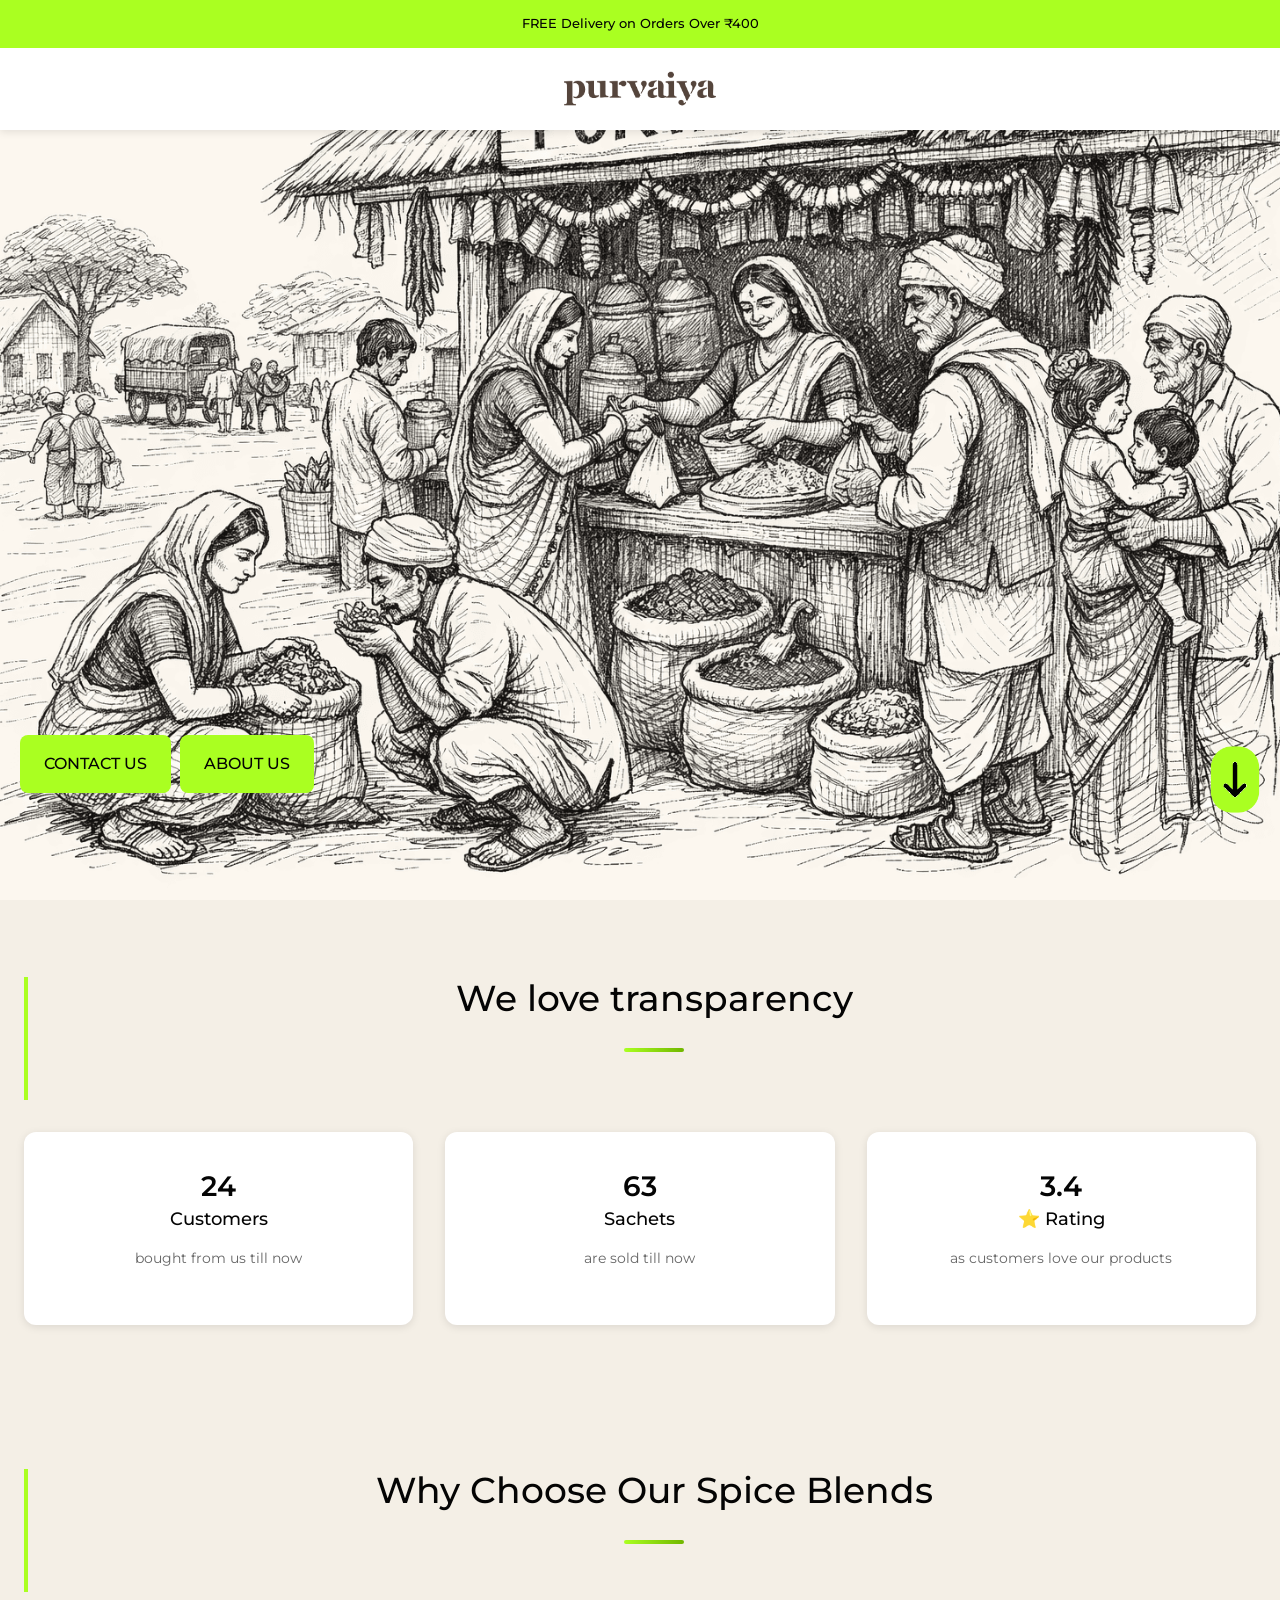
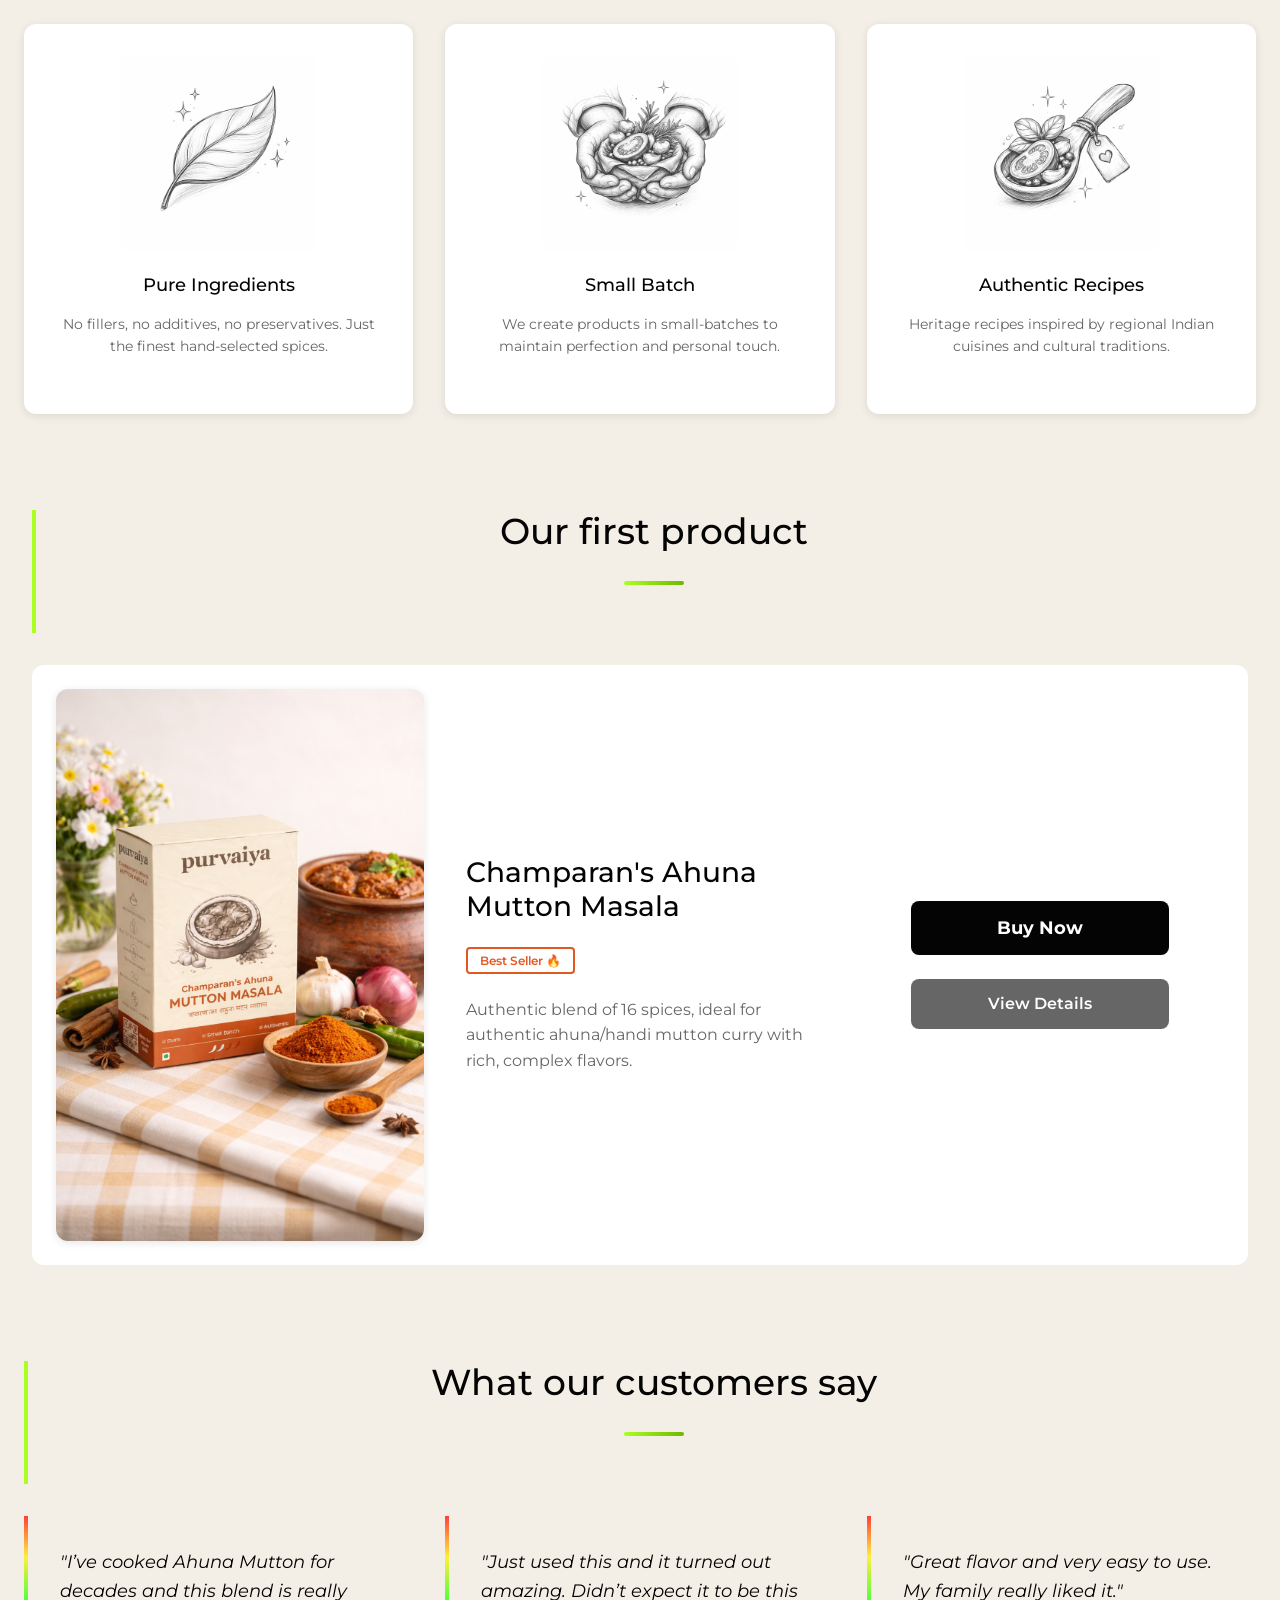
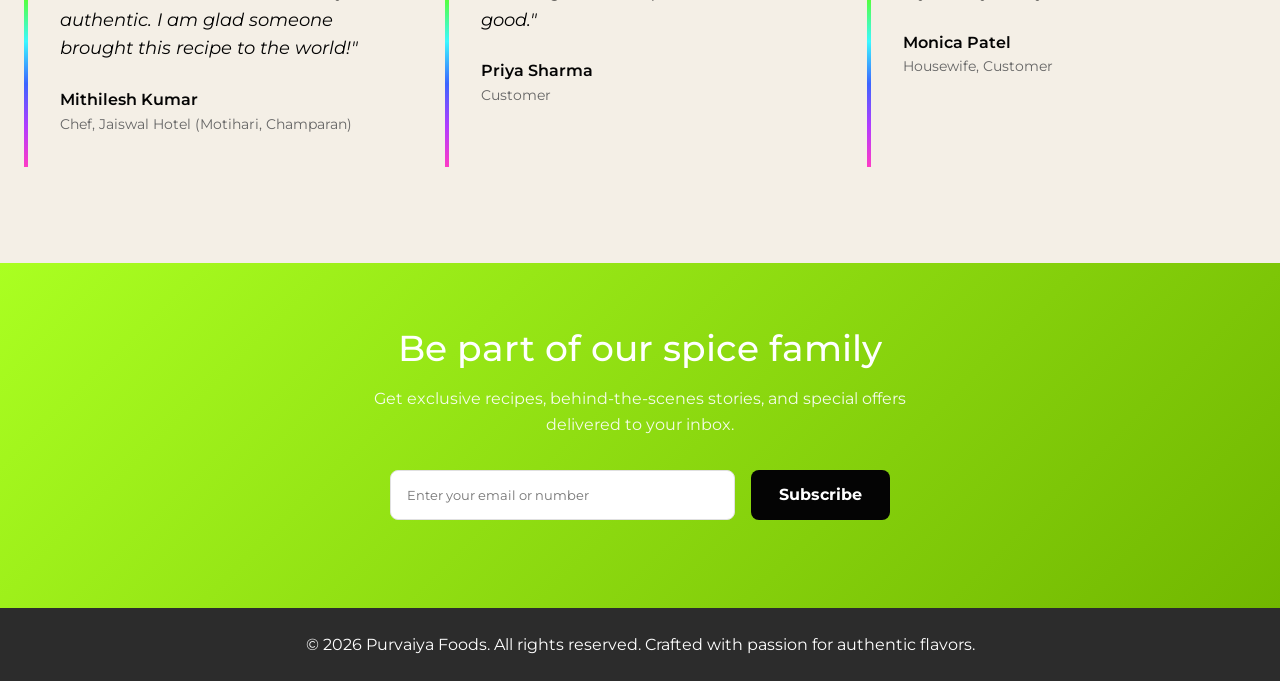
<file: index.html>
<!DOCTYPE html>
<html lang="en">
<head>
    <meta charset="UTF-8">
    <meta name="viewport" content="width=device-width, initial-scale=1.0">
    <title>Purvaiya Foods</title>
    <meta name="description" content="Discover authentic, artisanal spice blends crafted with premium ingredients. From signature masalas to regional collections.">
    <link rel="stylesheet" href="assets/css/main.css">
    <style>
        @import url('https://fonts.googleapis.com/css2?family=DM+Sans:ital,opsz,wght@0,9..40,100..1000;1,9..40,100..1000&family=Montserrat:ital,wght@0,100..900;1,100..900&display=swap');
    </style>
</head>
<body>
    <!-- Loading Screen -->
    <div id="loader" class="loader-container">
        <div class="loader"></div>
        <p>Loading...</p>
    </div>

    <!-- Header & Navigation -->
    <header>
        <h5 class="header-notification">
            FREE Delivery on Orders Over ₹400
        </h5>
        <img class="logo" src="assets/images/logo.png" alt="Purvaiya Foods Logo">
    </header>

    <main>
        <!-- Hero Section -->
        <section class="hero">
            <img src="assets/images/scroll-bar.png" alt="Scroll bar" class="hero-image">
            <div>
                <span class="hero-link" onclick="window.location.href='pages/about.html'">ABOUT US</span>
                <span class="hero-link" onclick="window.location.href='pages/contact.html'">CONTACT US</span>
            </div>
        </section>

        <!-- Benefits/Philosophy Preview -->
        <section id="philosophy">
            <div class="section-title">
                <h2>We love transparency</h2>
            </div>
            
            <div class="grid grid-3" style="margin-bottom: var(--spacing-sm);">
                <div class="feature-box card">
                    <div class="icon-count" data-target="32" data-type="number">0</div>
                    <h4>Customers</h4>
                    <p>bought from us till now</p>
                </div>
            
                <div class="feature-box card">
                    <div class="icon-count" data-target="81" data-type="number">0</div>
                    <h4>Sachets</h4>
                    <p>are sold till now</p>
                </div>
            
                <div class="feature-box card">
                    <div class="icon-count" data-target="4.3" data-type="decimal">0</div>
                    <h4>⭐ Rating</h4>
                    <p>as customers love our products</p>
                </div>
            </div>
        </section>

        <section id="philosophy2">
            <div class="section-title">
                <h2>Why Choose Our Spice Blends</h2>
            </div>

            <div class="grid grid-3">
                <div class="feature-box card">
                    <img class="icon" src="assets/images/pure.png" alt="Pure Ingredients Icon"/>
                    <h4>Pure Ingredients</h4>
                    <p>No fillers, no additives, no preservatives. Just the finest hand-selected spices.</p>
                </div>
        
                <div class="feature-box card">
                    <img class="icon" src="assets/images/smallbatch.png" alt="Artisanal Craftsmanship Icon"/>
                    <h4>Small Batch</h4>
                    <p>We create products in small-batches to maintain perfection and personal touch.</p>
                </div>
        
                <div class="feature-box card">
                    <img class="icon" src="assets/images/authentic.png" alt="Authentic Recipes Icon"/>
                    <h4>Authentic Recipes</h4>
                    <p>Heritage recipes inspired by regional Indian cuisines and cultural traditions.</p>
                </div>
            </div>
        </section>

        <!-- Featured Spice -->
        <section style="border-radius: 12px; padding: var(--spacing-lg);">
            <div class="section-title">
                <h2>Our first product</h2>
            </div>
            
            <div class="grid grid-3" style="border-radius: var(--border-radius-lg); background-color: var(--white); align-items: center; padding: var(--spacing-md);">
                <!-- Image Section -->
                <div>
                    <img src="assets/images/ahunamutton1.png" alt="Ahuna Mutton Masala" style="width: 100%; border-radius: var(--border-radius-lg); box-shadow: var(--shadow-light);">
                </div>
                
                <!-- Content Section -->
                <div style="padding-left: 10px;">
                    <h3 style="color: var(--text-dark); margin-bottom: var(--spacing-md); margin-top: var(--spacing-md);">Champaran's Ahuna Mutton Masala</h3>
                    <span class="badge-primary">Best Seller 🔥</span>
                    <p style="color: var(--text-light); margin-bottom: var(--spacing-md); margin-top: var(--spacing-md);">Authentic blend of 16 spices, ideal for authentic ahuna/handi mutton curry with rich, complex flavors.</p>
                    
                </div>
                
                <!-- Button Section -->
                <div style="display: flex; flex-direction: column; gap: var(--spacing-md); justify-content: center; align-items: center; height: 100%;">
                    <button onclick="window.open('https://wa.me/919934288143?text=Hello%21%20I%E2%80%99d%20like%20to%20order%20Ahuna%20Mutton%20Masala.%20Please%20let%20me%20know%20how%20I%20can%20proceed.', '_blank')"  class="btn btn-primary btn-lg" style="width: 70%;">Buy Now</button>
                    <a href="pages/ahunamuttonmasala.html" style="width: 70%;" class="btn btn-secondary">View Details</a>
                </div>
            </div>
        </section>

        <!-- Testimonials -->
        <section>
            <div class="section-title">
                <h2>What our customers say</h2>
            </div>
            
            <div class="grid grid-3">
                <div class="testimonial">
                    <div class="quote">"I’ve cooked Ahuna Mutton for decades and this blend is really authentic. I am glad someone brought this recipe to the world!"</div>
                    <div class="author">Mithilesh Kumar</div>
                    <div class="role">Chef, Jaiswal Hotel (Motihari, Champaran)</div>
                </div>
                
                <div class="testimonial">
                    <div class="quote">"Just used this and it turned out amazing. Didn’t expect it to be this good."</div>
                    <div class="author">Priya Sharma</div>
                    <div class="role">Customer</div>
                </div>
                
                <div class="testimonial">
                    <div class="quote">"Great flavor and very easy to use. My family really liked it."</div>
                    <div class="author">Monica Patel</div>
                    <div class="role">Housewife, Customer</div>
                </div>
            </div>
        </section>

        <!-- Newsletter Signup -->
        <section style="background: linear-gradient(135deg, var(--primary-color), var(--secondary-color)); color: white; text-align: center;">
            <h2 style="color: var(--white); margin-bottom: 1rem;">Be part of our spice family</h2>
            <p style="color: rgba(255,255,255,0.9); margin-bottom: 2rem; max-width: 600px; margin-left: auto; margin-right: auto;">Get exclusive recipes, behind-the-scenes stories, and special offers delivered to your inbox.</p>
            
            <form action="https://formspree.io/f/xpqyeqvw" method="POST" style="max-width: 500px; margin: 0 auto;">
                <div style="display: flex; gap: 1rem;">
                        <input type="email" name="email" placeholder="Enter your email or number" required
                            style="flex: 1; background: var(--white); color: var(--text-dark); font-size: small;">
                    <button style="margin-bottom: var(--spacing-md);" type="submit" class="btn btn-primary">Subscribe</button>
                </div>
            </form>
        </section>
    </main>

    <!-- Footer -->
    <footer>
        <div class="footer-content">
            <p>&copy; 2026 Purvaiya Foods. All rights reserved. Crafted with passion for authentic flavors.</p>
        </div>
    </footer>

    <script src="assets/js/main.js"></script>
</body>
</html>
</file>
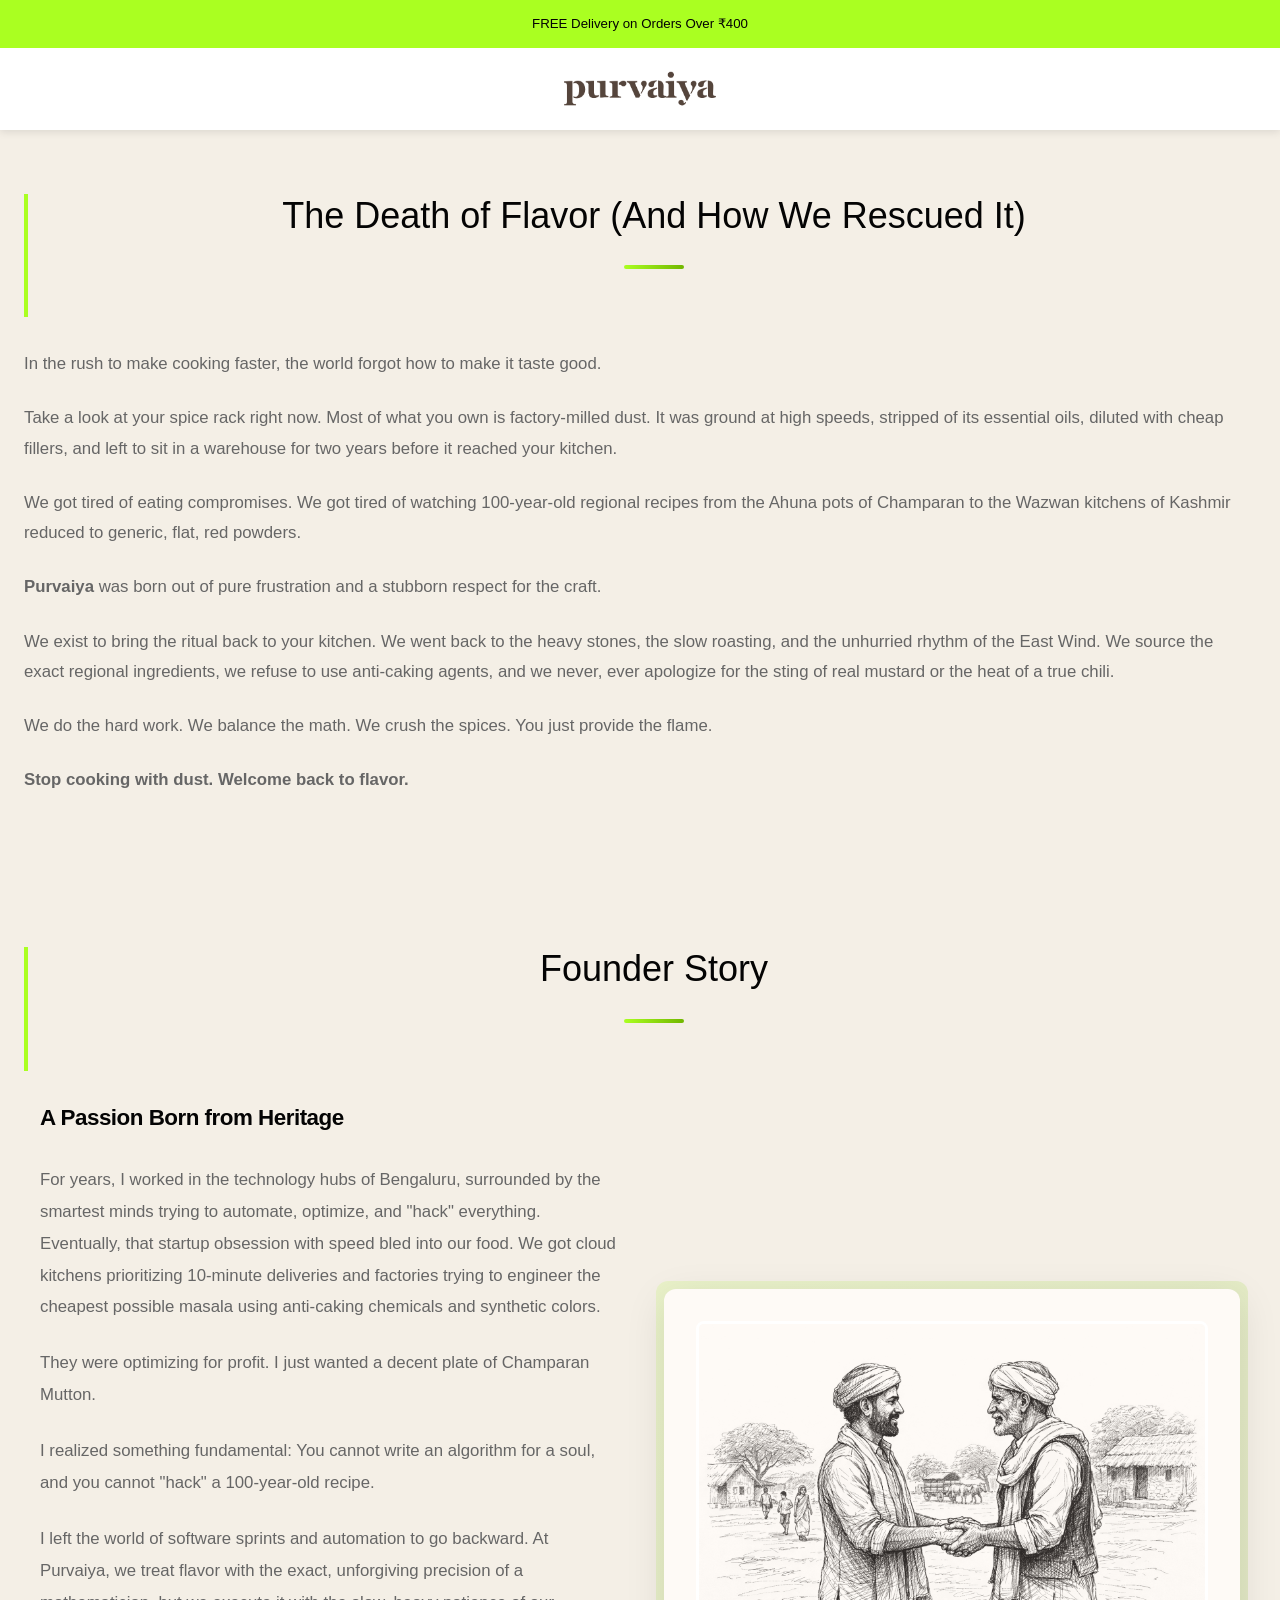
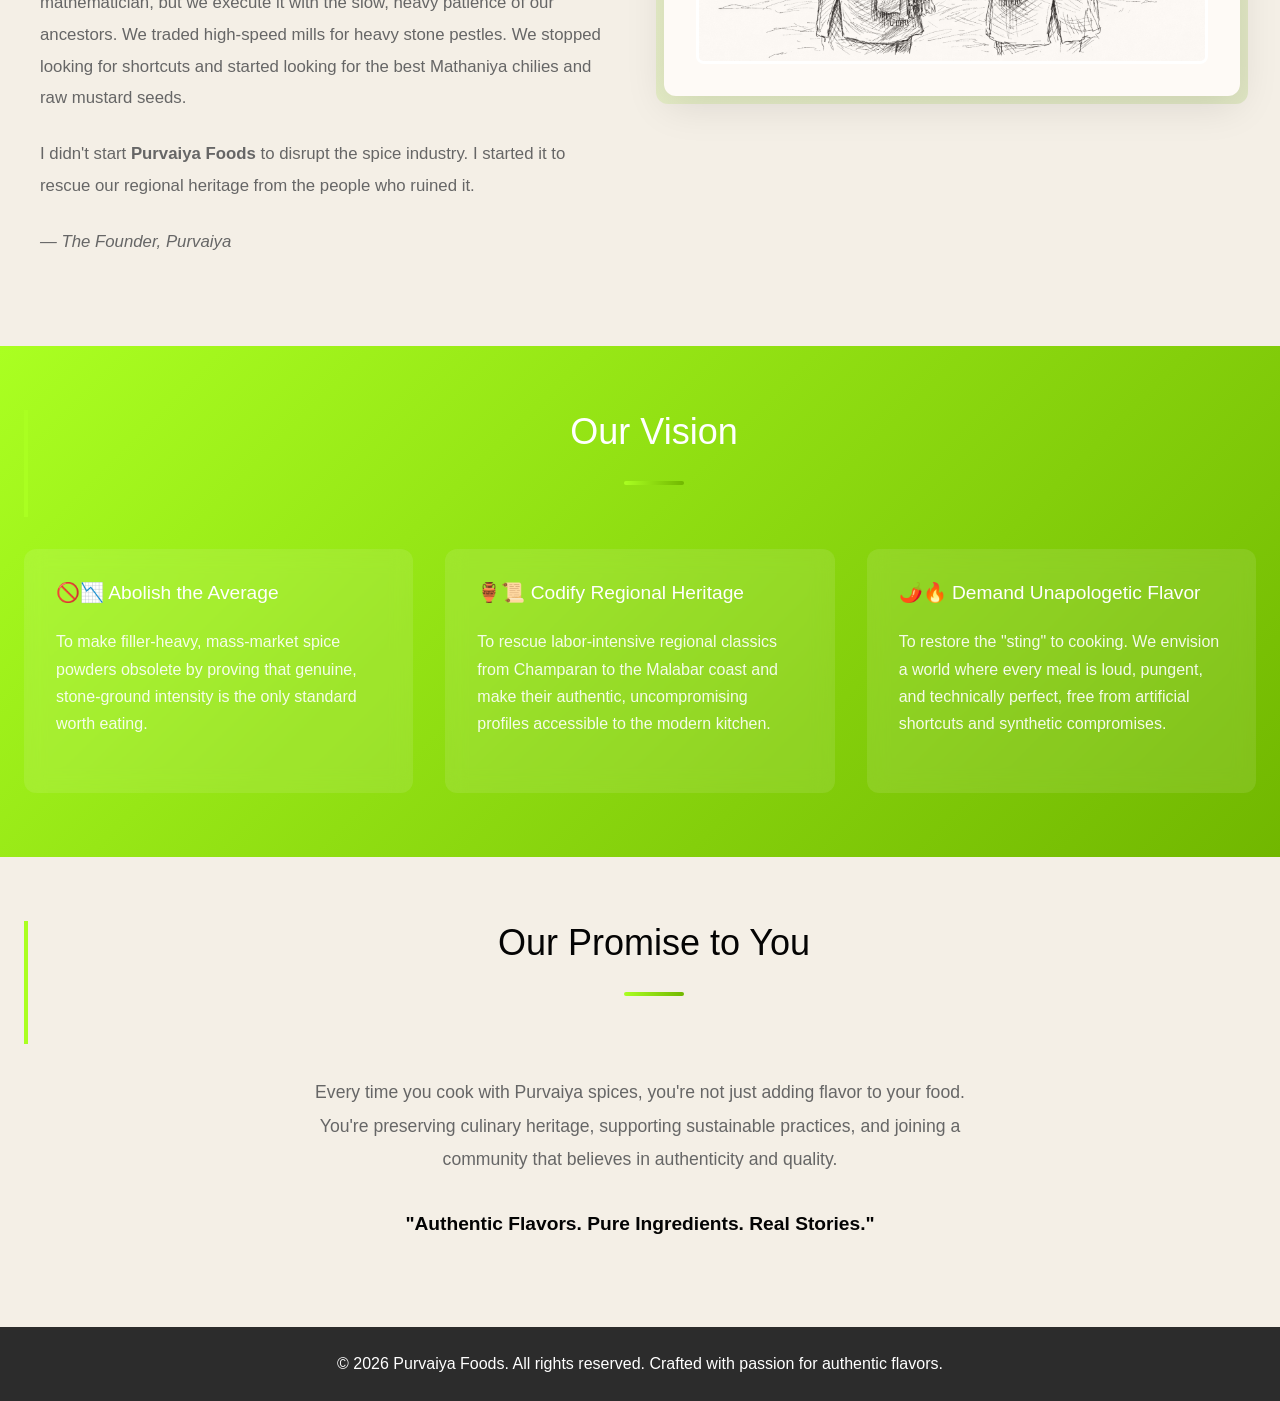
<file: pages/about.html>
<!DOCTYPE html>
<html lang="en">
<head>
    <meta charset="UTF-8">
    <meta name="viewport" content="width=device-width, initial-scale=1.0">
    <title>About Us - Purvaiya Foods</title>
    <link rel="stylesheet" href="../assets/css/main.css">
</head>
<body>
    <!-- Loading Screen -->
    <div id="loader" class="loader-container">
        <div class="loader"></div>
        <p>Loading...</p>
    </div>

    <!-- Header & Navigation -->
    <header>
        <h5 class="header-notification">
            FREE Delivery on Orders Over ₹400
        </h5>
        <img class="logo" src="../assets/images/logo.png" alt="Purvaiya Foods Logo">
    </header>

    <main>

        <!-- Why We Exist -->
        <section>
            <div class="section-title">
                <h2>The Death of Flavor (And How We Rescued It)</h2>
            </div>
            <div style="margin: 0 auto;">
                <p style="color: var(--text-light); line-height: 1.8; font-size: 1.05rem; ">
                    In the rush to make cooking faster, the world forgot how to make it taste good.
                </p>
                <p style="color: var(--text-light); line-height: 1.8; font-size: 1.05rem;">
                    Take a look at your spice rack right now. Most of what you own is factory-milled dust. It was ground at high speeds,
                    stripped of its essential oils, diluted with cheap fillers, and left to sit in a warehouse for two years before it
                    reached your kitchen.
                </p>
                <p style="color: var(--text-light); line-height: 1.8; font-size: 1.05rem;">
                We got tired of eating compromises. We got tired of watching 100-year-old regional recipes from the Ahuna pots of
                Champaran to the Wazwan kitchens of Kashmir reduced to generic, flat, red powders.
                </p>
                <p style="color: var(--text-light); line-height: 1.8; font-size: 1.05rem;">
                <strong>Purvaiya</strong> was born out of pure frustration and a stubborn respect for the craft.
                </p>
                <p style="color: var(--text-light); line-height: 1.8; font-size: 1.05rem; ">
                    We exist to bring the ritual back to your kitchen. We went back to the heavy stones, the slow roasting, and the
                    unhurried rhythm of the East Wind. We source the exact regional ingredients, we refuse to use anti-caking agents, and we
                    never, ever apologize for the sting of real mustard or the heat of a true chili.
                </p>
                <p style="color: var(--text-light); line-height: 1.8; font-size: 1.05rem; ">
                    We do the hard work. We balance the math. We crush the spices.
                    You just provide the flame.
                </p>
                <p style="color: var(--text-light); line-height: 1.8; font-size: 1.05rem; ">
                   <strong>Stop cooking with dust. Welcome back to flavor.</strong>  
                </p>
            </div>
        </section>

        <!-- Founder Story -->
        <section>
            <div class="section-title">
                <h2>Founder Story</h2>
            </div>
            <div class="founder-story">
                <div class="founder-story-content">
                    <h3>A Passion Born from Heritage</h3>
                    <p>For years, I worked in the technology hubs of Bengaluru, surrounded by the smartest minds trying to automate, optimize, and "hack" everything. Eventually, that startup obsession with speed bled into our food. We got cloud kitchens prioritizing 10-minute deliveries and factories trying to engineer the cheapest possible masala using anti-caking chemicals and synthetic colors.</p>
                    
                    <p>They were optimizing for profit. I just wanted a decent plate of Champaran Mutton.</p>
                    
                    <p>I realized something fundamental: You cannot write an algorithm for a soul, and you cannot "hack" a 100-year-old recipe.</p>
                    
                    <p>I left the world of software sprints and automation to go backward. At Purvaiya, we treat flavor with the exact, unforgiving precision of a mathematician, but we execute it with the slow, heavy patience of our ancestors. We traded high-speed mills for heavy stone pestles. We stopped looking for shortcuts and started looking for the best Mathaniya chilies and raw mustard seeds.</p>
                    
                    <p>I didn't start <strong>Purvaiya Foods</strong> to disrupt the spice industry. I started it to rescue our regional heritage from the people who ruined it.</p>
                    
                    <p><em>— The Founder, Purvaiya</em></p>
                </div>
                <div class="founder-story-image-container">
                    <div class="founder-story-frame">
                        <img src="../assets/images/contacthero.png" alt="Founder of Purvaiya Foods">
                    </div>
                </div>
            </div>
        </section>

        <!-- Brand Vision -->
        <section style="background: linear-gradient(135deg, var(--primary-color), var(--secondary-color)); color: white;">
            <div class="section-title">
                <h2 style="color: var(--white); margin-bottom: var(--spacing-lg);">Our Vision</h2>
            </div>
            <div class="grid grid-3" style="gap: var(--spacing-lg);">
                <div style="background: rgba(255,255,255,0.1); padding: var(--spacing-lg); border-radius: var(--border-radius-lg); backdrop-filter: blur(10px);">
                    <h4 style="color: var(--white); margin-bottom: var(--spacing-md); font-size: 1.2rem;">🚫📉 Abolish the Average</h4>
                    <p style="color: rgba(255,255,255,0.9); line-height: 1.7;">To make filler-heavy, mass-market spice powders obsolete by proving that genuine, stone-ground intensity is the only
                    standard worth eating.</p>
                </div>

                <div style="background: rgba(255,255,255,0.1); padding: var(--spacing-lg); border-radius: var(--border-radius-lg); backdrop-filter: blur(10px);">
                    <h4 style="color: var(--white); margin-bottom: var(--spacing-md); font-size: 1.2rem;">🏺📜 Codify Regional Heritage</h4>
                    <p style="color: rgba(255,255,255,0.9); line-height: 1.7;">To rescue labor-intensive regional classics from Champaran to the Malabar coast and make their authentic, uncompromising
                    profiles accessible to the modern kitchen.</p>
                </div>

                <div style="background: rgba(255,255,255,0.1); padding: var(--spacing-lg); border-radius: var(--border-radius-lg); backdrop-filter: blur(10px);">
                    <h4 style="color: var(--white); margin-bottom: var(--spacing-md); font-size: 1.2rem;">🌶️🔥 Demand Unapologetic Flavor</h4>
                    <p style="color: rgba(255,255,255,0.9); line-height: 1.7;">To restore the "sting" to cooking. We envision a world where every meal is loud, pungent, and technically perfect, free
                    from artificial shortcuts and synthetic compromises.</p>
                </div>
            </div>
        </section>

        <!-- Mission Statement -->
        <section style="background: var(--bg-light); text-align: center;">
            <div class="section-title">
                <h2>Our Promise to You</h2>
            </div>
            <div style="max-width: 700px; margin: 0 auto;">
                <p style="color: var(--text-light); line-height: 1.9; font-size: 1.1rem; margin-bottom: var(--spacing-lg);">
                    Every time you cook with Purvaiya spices, you're not just adding flavor to your food. You're preserving culinary heritage, supporting sustainable practices, and joining a community that believes in authenticity and quality.
                </p>
                <p style="color: var(--text-dark); font-size: 1.2rem; font-weight: 600;">
                    "Authentic Flavors. Pure Ingredients. Real Stories."
                </p>
            </div>
        </section>
    </main>

    <!-- Footer -->
    <footer>
        <div class="footer-content">
            <p>&copy; 2026 Purvaiya Foods. All rights reserved. Crafted with passion for authentic flavors.</p>
        </div>
    </footer>

    <script src="../assets/js/main.js"></script>
</body>
</html>
</file>
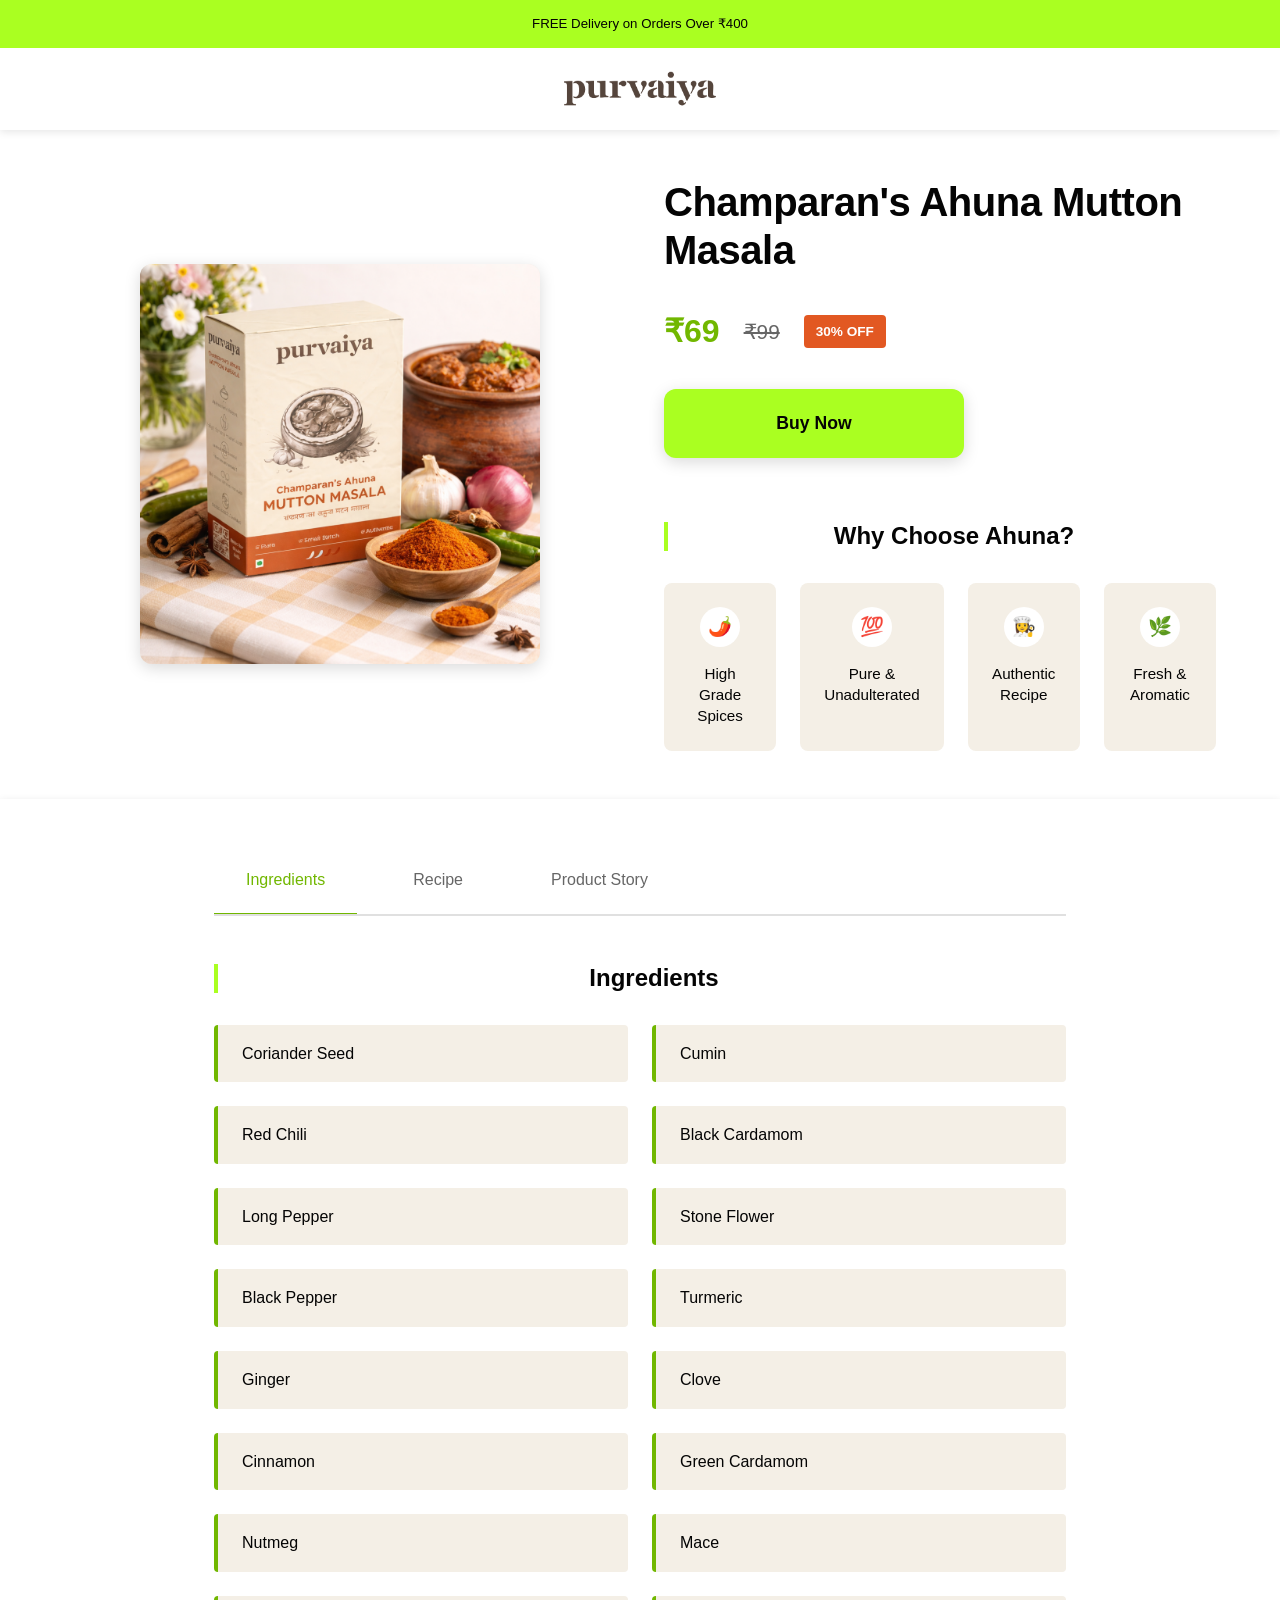
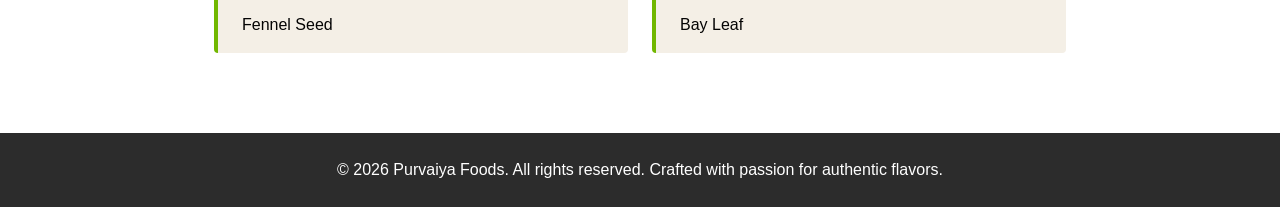
<file: pages/ahunamuttonmasala.html>
<!DOCTYPE html>
<html lang="en">
<head>
    <meta charset="UTF-8">
    <meta name="viewport" content="width=device-width, initial-scale=1.0">
    <title>Ahuna Mutton Masala - Purvaiya Foods</title>
    <link rel="stylesheet" href="../assets/css/main.css">
</head>
<body>
    <!-- Loading Screen -->
    <div id="loader" class="loader-container">
        <div class="loader"></div>
        <p>Loading...</p>
    </div>

    <!-- Header & Navigation -->
    <header>
        <h5 class="header-notification">
            FREE Delivery on Orders Over ₹400
        </h5>
        <img class="logo" src="../assets/images/logo.png" alt="Purvaiya Foods Logo">
    </header>

    <main>
        <!-- Product Hero Section -->
        <section class="product-hero">
            <div class="container-product">
                <!-- Product Image Gallery -->
                <div class="product-gallery">
                    <div class="main-image">
                        <img id="mainProductImage" src="../assets/images/ahunamutton1.png" alt="Ahuna Mutton Masala">
                    </div>
                </div>

                <!-- Product Details Section -->
                <div class="product-details">
                    <h1 class="product-name">Champaran's Ahuna Mutton Masala</h1>
                    
                    <!-- Price Section -->
                    <div class="price-section">
                        <span class="price">₹69</span>
                        <span class="original-price">₹99</span>
                        <span class="discount-badge">30% OFF</span>
                    </div>

                    <!-- Buy Now Button -->
                    <button onclick="window.open('https://wa.me/919934288143?text=Hello%21%20I%E2%80%99d%20like%20to%20order%20Ahuna%20Mutton%20Masala.%20Please%20let%20me%20know%20how%20I%20can%20proceed.', '_blank')" class="btn-buy-now">Buy Now</button>

                    <!-- Speciality Section -->
                    <div class="speciality-section">
                        <h3 class="section-title">Why Choose Ahuna?</h3>
                        <div class="speciality-grid">
                            <div class="speciality-item">
                                <span class="speciality-icon">🌶️</span>
                                <p>High Grade Spices</p>
                            </div>
                            <div class="speciality-item">
                                <span class="speciality-icon">💯</span>
                                <p>Pure & Unadulterated</p>
                            </div>
                            <div class="speciality-item">
                                <span class="speciality-icon">👩‍🍳</span>
                                <p>Authentic Recipe</p>
                            </div>
                            <div class="speciality-item">
                                <span class="speciality-icon">🌿</span>
                                <p>Fresh & Aromatic</p>
                            </div>
                        </div>
                    </div>
                </div>
            </div>
        </section>

        <!-- Product Information Tabs -->
        <section class="product-info">
            <div class="container-product">
                <div class="info-tabs" style="overflow-y: hidden;">
                    <button class="tab-btn active" data-tab="ingredients">Ingredients</button>
                    <button class="tab-btn" data-tab="recipe">Recipe</button>
                    <button class="tab-btn" data-tab="story">Product Story</button>
                </div>

                <!-- Ingredients Tab -->
                <div id="ingredients" class="tab-content active">
                    <h3 class="section-title">Ingredients</h3>
                    <ul class="ingredients-list">
                        <li>Coriander Seed</li>
                        <li>Cumin</li>
                        <li>Red Chili</li>
                        <li>Black Cardamom</li>
                        <li>Long Pepper</li>
                        <li>Stone Flower</li>
                        <li>Black Pepper</li>
                        <li>Turmeric</li>
                        <li>Ginger</li>
                        <li>Clove</li>
                        <li>Cinnamon</li>
                        <li>Green Cardamom</li>
                        <li>Nutmeg</li>
                        <li>Mace</li>
                        <li>Fennel Seed</li>
                        <li>Bay Leaf</li>
                    </ul>
                </div>

                <!-- Recipe Tab -->
                <div id="recipe" class="tab-content">
                    <h3 class="section-title">Traditional Mutton Masala Recipe</h3>
                    <div class="recipe-content">
                        <h4>Ingredients:</h4>
                        <ul class="recipe-list">
                            <li>250g Mutton</li>
                            <li>1 Sachet Ahuna Mutton Masala</li>
                            <li>200g Onion</li>
                            <li>Mustard Oil</li>
                            <li>3 Whole Garlic Buds</li>
                            <li>Ginger-Garlic Paste</li>
                            <li>Salt</li>
                        </ul>

                        <h4>Instructions:</h4>
                        <ol class="recipe-list">
                            <li>Step 1: Mix 250g mutton with 1 sachet of Purvaiya Ahuna Mutton Masala, 200g sliced onion, ginger garlic paste,
                                mustard oil, 2 whole garlic buds and salt.</li>
                            <li>Step 2: Add the marinated mutton to a pot. Cover tightly and cook on low heat for 40–50 minutes, stirring
                                occasionally.</li>
                            <li>Step 3: Cook until the meat is tender and the gravy is rich. Serve hot with roti or rice.</li>
                        </ol>
                    </div>
                </div>

                <!-- Product Story Tab -->
                <div id="story" class="tab-content">
                    <h3 class="section-title">The Story Of Ahuna Mutton</h3>
                    <div class="story-content">
                        <p>Ahuna Mutton is a traditional delicacy from the Mithila region of Bihar, known for its slow-cooking technique and
                            rich, earthy flavors. The word "Ahuna" comes from the local method of cooking meat in a sealed pot over a low flame,
                            allowing the spices and juices to blend deeply without losing aroma.</p>
                        
                        <p>This dish traces its roots to rural households where clay pots were used to prepare meals with patience and care,
                            often during special occasions and family gatherings. The slow cooking process ensured that the meat absorbed every
                            bit of flavor, making it uniquely tender and aromatic.</p>
                        
                        <p>Over time, Ahuna Mutton became a symbol of authentic Mithila cuisine, celebrated for its bold taste, minimal use of
                            water, and reliance on natural flavors released during cooking. Today, it continues to carry the legacy of
                            tradition, offering a nostalgic and soulful experience with every bite.</p>
                    </div>
                </div>
            </div>
        </section>
    </main>

    <!-- Footer -->
    <footer>
        <div class="footer-content">
            <p>&copy; 2026 Purvaiya Foods. All rights reserved. Crafted with passion for authentic flavors.</p>
        </div>
    </footer>

    <script src="../assets/js/main.js"></script>
</body>
</html>
</file>
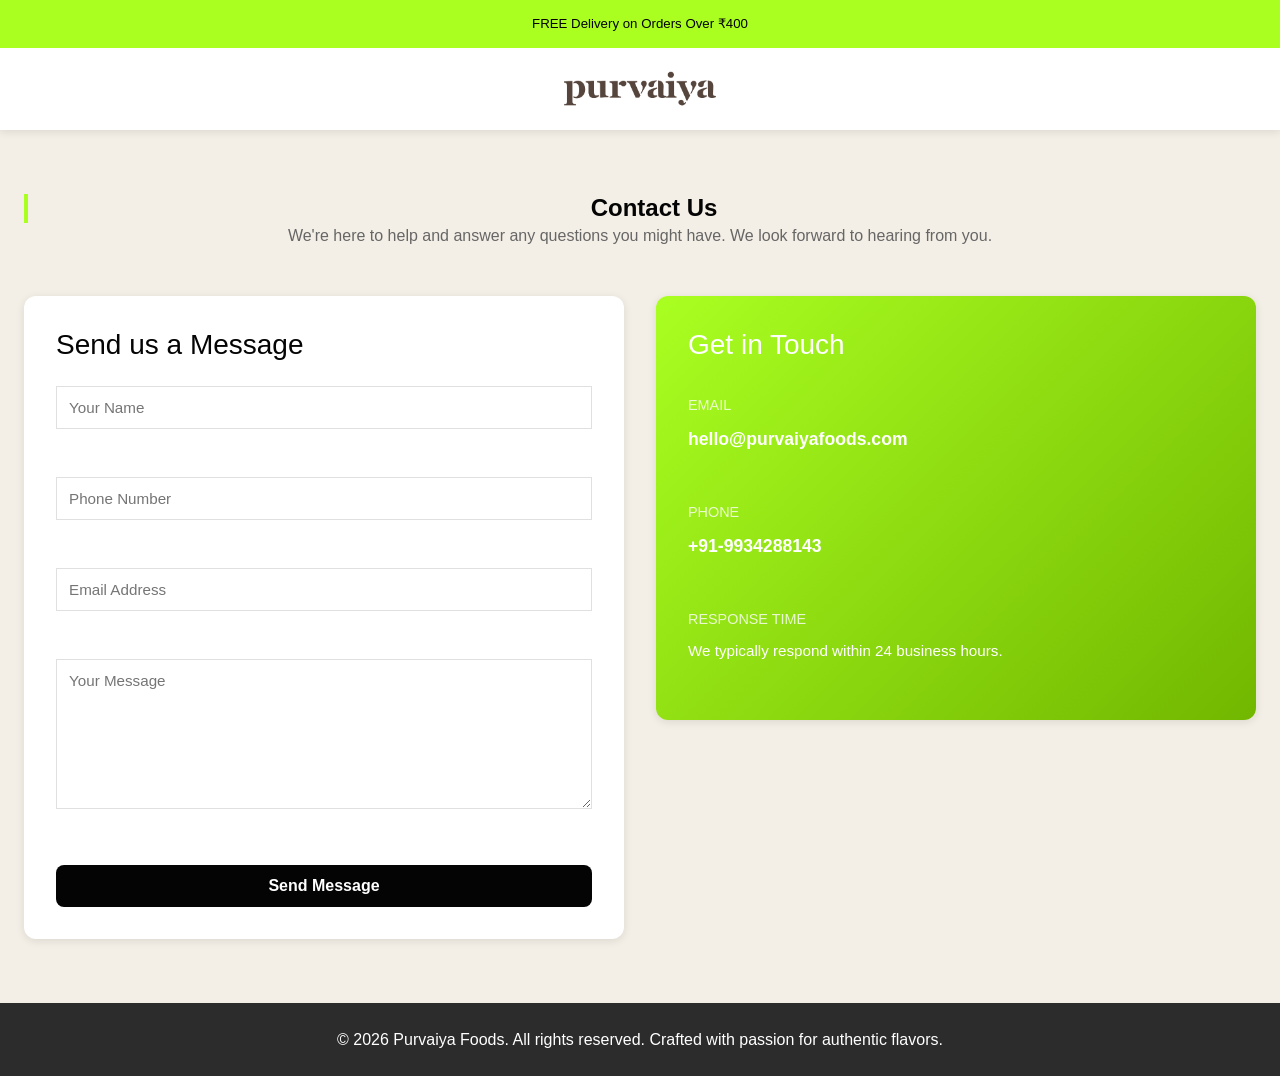
<file: pages/contact.html>
<!DOCTYPE html>
<html lang="en">
<head>
    <meta charset="UTF-8">
    <meta name="viewport" content="width=device-width, initial-scale=1.0">
    <title>Contact Us - Purvaiya Foods</title>
    <link rel="stylesheet" href="../assets/css/main.css">
</head>
<body>
    <!-- Loading Screen -->
    <div id="loader" class="loader-container">
        <div class="loader"></div>
        <p>Loading...</p>
    </div>

    <!-- Header & Navigation -->
    <header>
        <h5 class="header-notification">
            FREE Delivery on Orders Over ₹400
        </h5>
        <img class="logo" src="../assets/images/logo.png" alt="Purvaiya Foods Logo">
    </header>

    <main>
        <section class="contact-main">
            <h2 class="section-title">
                Contact Us
            </h2>
            <div class="section-description">
                We're here to help and answer any questions you might have. We look forward to hearing from you.
            </div>
            <div class="grid grid-2" style="gap: var(--spacing-lg); align-items: start; margin-top: var(--spacing-xl);">
                <!-- Contact Form -->
                <div style="background: var(--white); padding: var(--spacing-lg); border-radius: var(--border-radius-lg); box-shadow: var(--shadow-light);">
                    <h3 style="color: var(--text-dark); margin-bottom: var(--spacing-md);">Send us a Message</h3>
                    <form action="https://formspree.io/f/mgonjegj" method="POST">
                        <div style="margin-bottom: var(--spacing-md);">
                            <input type="text" name="name" placeholder="Your Name" required
                                style="width: 100%; padding: 0.75rem; background: var(--bg-light); color: var(--text-dark); border: 1px solid var(--border-color); border-radius: var(--border-radius); font-size: 0.95rem;">
                        </div>

                        <div style="margin-bottom: var(--spacing-md);">
                            <input type="tel" name="phone" placeholder="Phone Number" required
                                style="width: 100%; padding: 0.75rem; background: var(--bg-light); color: var(--text-dark); border: 1px solid var(--border-color); border-radius: var(--border-radius); font-size: 0.95rem;">
                        </div>

                        <div style="margin-bottom: var(--spacing-md);">
                            <input type="email" name="email" placeholder="Email Address" required
                                style="width: 100%; padding: 0.75rem; background: var(--bg-light); color: var(--text-dark); border: 1px solid var(--border-color); border-radius: var(--border-radius); font-size: 0.95rem;">
                        </div>

                        <div style="margin-bottom: var(--spacing-md);">
                            <textarea name="message" placeholder="Your Message" rows="5" required
                                style="width: 100%; padding: 0.75rem; background: var(--bg-light); color: var(--text-dark); border: 1px solid var(--border-color); border-radius: var(--border-radius); font-size: 0.95rem; font-family: inherit;"></textarea>
                        </div>

                        <button type="submit" class="btn btn-primary" style="width: 100%;">Send Message</button>
                    </form>
                </div>

                <!-- Contact Info -->
                <div style="background: linear-gradient(135deg, var(--primary-color), var(--secondary-color)); color: white; padding: var(--spacing-lg); border-radius: var(--border-radius-lg); box-shadow: var(--shadow-light);">
                    <h3 style="color: var(--white); margin-bottom: var(--spacing-lg);">Get in Touch</h3>
                    <div style="margin-bottom: var(--spacing-xl);">
                        <p style="color: rgba(255,255,255,0.8); margin-bottom: 0.5rem; font-size: 0.9rem;">EMAIL</p>
                        <p style="color: var(--white); font-size: 1.1rem; font-weight: 600;">hello@purvaiyafoods.com</p>
                    </div>

                    <div style="margin-bottom: var(--spacing-xl);">
                        <p style="color: rgba(255,255,255,0.8); margin-bottom: 0.5rem; font-size: 0.9rem;">PHONE</p>
                        <p style="color: var(--white); font-size: 1.1rem; font-weight: 600;">+91-9934288143</p>
                    </div>

                    <div>
                        <p style="color: rgba(255,255,255,0.8); margin-bottom: 0.5rem; font-size: 0.9rem;">RESPONSE TIME</p>
                        <p style="color: var(--white); font-size: 0.95rem;">We typically respond within 24 business hours.</p>
                    </div>
                </div>
            </div>
        </section>
    </main>

    <!-- Footer -->
    <footer>
        <div class="footer-content">
            <p>&copy; 2026 Purvaiya Foods. All rights reserved. Crafted with passion for authentic flavors.</p>
        </div>
    </footer>

    <script src="../assets/js/main.js"></script>
</body>
</html>
</file>
<file: assets/css/main.css>
/* Spice Blends Luxury Website - Responsive Main Stylesheet */

/* ============================================
   COLOR PALETTE & VARIABLES
   ============================================ */
@import url('https://fonts.cdnfonts.com/css/saint-george');

:root {
  --primary-color: #aaff21;
  --secondary-color: rgb(113, 183, 0);
  --accent-color: #2C2C2C;
  --light-bg: #f4efe6;
  --text-dark: #040404;
  --text-light: #666666;
  --border-color: #E0E0E0;
  --white: #FFFFFF;
  --best-seller-badge: #e25822;
  --testimonial-border: linear-gradient(to bottom,
        #ff3b3b,
        #ffef3b,
        #55ff3b,
        #3bf8ff,
        #3b65ff,
        #b13bff,
        #ff3bc4);
  
  --spacing-xs: 8px;
  --spacing-sm: 16px;
  --spacing-md: 24px;
  --spacing-lg: 32px;
  --spacing-xl: 48px;
  --spacing-2xl: 64px;
  
  --shadow-light: 0 2px 8px rgba(0, 0, 0, 0.1);
  --shadow-medium: 0 4px 16px rgba(0, 0, 0, 0.15);
  --shadow-heavy: 0 8px 32px rgba(0, 0, 0, 0.2);
  
  --border-radius-sm: 4px;
  --border-radius-md: 8px;
  --border-radius-lg: 12px;
  
  --transition-base: all 0.3s ease-in-out;
  --transition-smooth: all 0.5s ease;
}

.montserrat {
  font-family: "Montserrat", sans-serif;
  font-optical-sizing: auto;
  font-weight: 400;
  font-style: normal;
}

/* ============================================
   RESET & BASE STYLES
   ============================================ */

* {
  margin: 0;
  padding: 0;
  box-sizing: border-box;
}

html {
  font-size: 16px;
  scroll-behavior: smooth;
}

body {
font-family: "Montserrat", sans-serif;
  font-size: 16px;
  font-weight: 400;
  line-height: 1.6;
  color: var(--text-dark);
  background-color: var(--light-bg);
  overflow-x: hidden;
}

a {
  color: inherit;
  text-decoration: none;
}

button {
  font-family: inherit;
  cursor: pointer;
}

h1, h2, h3, h4, h5, h6 {
  font-family: "Montserrat", sans-serif;
  font-weight: 500;
  line-height: 1.2;
}

h1 {
  font-size: 48px;
}

h2 {
  font-size: 36px;
}

h3 {
  font-size: 28px;
}

h4 {
  font-size: 24px;
}

p {
  margin-bottom: var(--spacing-md);
}

img {
  max-width: 100%;
  height: auto;
  display: block;
}

ul, ol {
  list-style: none;
}

/* Responsive Typography */
@media (max-width: 991px) {
  h1 { font-size: 40px; }
  h2 { font-size: 32px; }
  h3 { font-size: 26px; }
  h4 { font-size: 22px; }
}

@media (max-width: 767px) {
  html { font-size: 15px; }
  h1 { font-size: 32px; }
  h2 { font-size: 28px; }
  h3 { font-size: 24px; }
  h4 { font-size: 20px; }
  body { font-size: 15px; }
}

@media (max-width: 575px) {
  html { font-size: 14px; }
  h1 { font-size: 28px; }
  h2 { font-size: 24px; }
  h3 { font-size: 20px; }
  h4 { font-size: 18px; }
  p { margin-bottom: var(--spacing-sm); }
}

/* ============================================
   HEADER & NAVIGATION
   ============================================ */

header {
  background-color: var(--white);
  box-shadow: var(--shadow-light);
  position: sticky;
  top: 0;
  z-index: 100;
  width: 100%;
  padding-bottom: var(--spacing-sm);

  .header-notification{
    background-color: var(--primary-color);
    text-align: center;
    padding: var(--spacing-sm) 0;
  }
}

.logo {
  height: 50px;
  width: auto;
  max-width: 200px;
  object-fit: contain;
  margin:var(--spacing-sm) auto 0 auto;
}

@media (max-width: 767px) {
  .logo {
    height: 40px;
    max-width: 150px;
  }
}

nav ul {
  display: flex;
  align-items: center;
  justify-content: space-between;
  gap: var(--spacing-xl);
  list-style: none;
  margin: 0;
  padding: 0;
}

nav li {
  list-style: none;
  margin: 0;
}

nav a {
  color: var(--text-dark);
  font-weight: 500;
  transition: var(--transition-base);
  position: relative;
  display: block;
  padding: var(--spacing-sm) 0;
}

nav a:hover {
  color: var(--secondary-color);
}

nav a::after {
  content: '';
  position: absolute;
  bottom: -5px;
  left: 0;
  width: 0;
  height: 2px;
  background-color: var(--secondary-color);
  transition: width 0.3s ease;
}

nav a:hover::after {
  width: 100%;
}

.menu-toggle {
  display: none;
  background: none;
  border: none;
  font-size: 28px;
  color: var(--primary-color);
  cursor: pointer;
  padding: 0;
  z-index: 1001;
  line-height: 1;
  width: auto;
  height: auto;
}

/* Mobile Menu Styles */
@media (max-width: 767px) {
  nav ul {
    position: fixed;
    left: 0;
    top: 100%;
    width: 100%;
    background-color: var(--white);
    flex-direction: column;
    gap: var(--spacing-md);
    padding: var(--spacing-md);
    margin: 0;
    list-style: none;
    max-height: 0;
    overflow: hidden;
    transition: max-height 0.35s ease-in-out;
    box-shadow: var(--shadow-light);
    border-top: 1px solid var(--border-color);
    border-bottom: none;
    z-index: 1000;
  }

  nav ul.active {
    max-height: calc(100vh - 100%);
    box-shadow: var(--shadow-medium);
    overflow-y: auto;
  }

  nav li {
    list-style: none;
    width: 100%;
  }

  nav a {
    padding: var(--spacing-sm) var(--spacing-md);
    font-size: 15px;
    display: block;
    width: 100%;
    color: var(--text-dark);
    text-decoration: none;
  }

  nav a:hover {
    background-color: var(--light-bg);
    color: var(--secondary-color);
  }

  nav a::after {
    bottom: 0;
    display: none;
  }

  .menu-toggle {
    display: flex;
    align-items: center;
    justify-content: center;
    width: 44px;
    height: 44px;
    padding: 0;
    border-radius: 4px;
    transition: background-color 0.3s ease;
    background: none;
    border: none;
    font-size: 28px;
    color: var(--primary-color);
    cursor: pointer;
    z-index: 1001;
    margin-left: auto;
  }

  .menu-toggle:hover {
    background-color: rgba(139, 69, 19, 0.1);
  }

  .menu-toggle:active {
    background-color: rgba(139, 69, 19, 0.2);
  }
}

/* ============================================
   MAIN CONTAINER
   ============================================ */

main {
  max-width: 100vw;
  margin: 0 auto;
}

/* ============================================
   HERO SECTION
   ============================================ */

     .contact-main{
      .section-title{
        text-align: center;
        margin-bottom: 0;
        color: var(--text-dark);
      }
      .section-description{
        text-align: center;
        font-size: var(--spacing-sm);
        color: var(--text-light);
      }
      .contact-info{
        border: solid 1px var(--text-light);
        width: fit-content;
        color: var(--text-light);
        padding: var(--spacing-md) var(--spacing-md);
        border-radius: var(--border-radius-md);
        p{
          margin-bottom: 0;
          &:nth-child(1){
           margin-bottom: var(--spacing-sm);
          }
        }
      }
     }

.hero {
  background-image: url('../images/homesketch.png');
  background-size: cover;
  background-position: center;
  background-attachment: fixed;
  color: var(--white);
  padding: var(--spacing-2xl) var(--spacing-md);
  text-align: center;
  height: 87vh;
  display: flex;
  align-items: center;
  justify-content: center;
  flex-direction: column;
  position: relative;

  .hero-image{
    width: 50px;
    position: absolute;
    bottom: 100px;
    right: 20px;
    animation: levitate 3s ease-in-out infinite;
  }

  .hero-link{
    background-color: var(--primary-color);
    color: var(--text-dark);
    font-weight: 500;
    padding: var(--spacing-sm) var(--spacing-md);
    border-radius: var(--border-radius-md);
    position: absolute;
    bottom: 120px;
    left: 20px;
    cursor: pointer;

    &:nth-child(1){
      left: 180px;
    }
  }
}

.hero-content {
  width: 100vw;
  padding: 0 var(--spacing-sm);
}

.hero h1 {
  color: var(--text-dark);
  margin-bottom: var(--spacing-lg);
  text-transform: uppercase;
  letter-spacing: 3px;
}

.hero p {
  font-size: 18px;
  margin-bottom: var(--spacing-xl);
  color: rgba(255, 255, 255, 0.95);
}

.scroll-indicator {
  position: absolute;
  bottom: 40px;
  left: 50%;
  transform: translateX(-50%);
  text-align: center;
  animation: bounce 2s ease-in-out infinite;
}

.scroll-indicator p {
  color: var(--white);
  font-size: 16px;
  font-weight: 600;
  margin: 0;
  animation: pulse 2s ease-in-out infinite;
}

@keyframes bounce {
  0%, 100% {
    transform: translateX(-50%) translateY(0);
  }
  50% {
    transform: translateX(-50%) translateY(-10px);
  }
}

@keyframes pulse {
  0%, 100% {
    opacity: 1;
  }
  50% {
    opacity: 0.6;
  }
}

@media (max-width: 991px) {
  .hero {
    min-height: 500px;
  }

  .hero h1 {
    letter-spacing: 2px;
  }
}

@media (max-width: 767px) {
  .hero {
    min-height: 400px;
    padding: var(--spacing-xl) var(--spacing-md);
  }

  .hero h1 {
    margin-bottom: var(--spacing-md);
  }

  .hero p {
    font-size: 16px;
    margin-bottom: var(--spacing-lg);
  }
}

@media (max-width: 575px) {
  .hero {
    min-height: 300px;
    padding: var(--spacing-lg) var(--spacing-md);
  }

  .hero h1 {
    margin-bottom: var(--spacing-sm);
  }

  .hero p {
    font-size: 14px;
    margin-bottom: var(--spacing-md);
  }
}

/* ============================================
   SECTIONS
   ============================================ */

section {
  padding: var(--spacing-2xl) var(--spacing-md);
}

section h2 {
  color: var(--text-dark);
  margin-bottom: var(--spacing-xl);
  text-align: center;
}

section p {
  color: var(--text-light);
}

.section-title {
  display: flex;
  align-items: center;
  justify-content: center;
  flex-direction: column;
  text-align: center;
}

.section-title h2 {
  position: relative;
  padding-bottom: var(--spacing-lg);
}

.section-title h2::after {
  content: '';
  position: absolute;
  bottom: 0;
  left: 50%;
  transform: translateX(-50%);
  width: 60px;
  height: 4px;
  background: linear-gradient(90deg, var(--primary-color), var(--secondary-color));
  border-radius: 2px;
}

.section-title p {
  max-width: 600px;
  margin-top: var(--spacing-md);
  font-size: 15px;
}

@media (max-width: 767px) {
  section {
    padding: var(--spacing-xl) var(--spacing-md);
  }

  .section-title h2 {
    padding-bottom: var(--spacing-md);
  }

  .section-title h2::after {
    width: 40px;
  }

  .section-title p {
    font-size: 14px;
  }
}

@media (max-width: 575px) {
  section {
    padding: var(--spacing-lg) var(--spacing-sm);
  }
}

/* ============================================
   BUTTONS
   ============================================ */

.btn {
  padding: 12px 28px;
  border: none;
  border-radius: var(--border-radius-md);
  font-size: 16px;
  font-weight: 600;
  cursor: pointer;
  transition: var(--transition-base);
  text-decoration: none;
  display: inline-block;
  text-align: center;
  white-space: nowrap;
}

.btn-primary {
  background-color: var(--text-dark);
  color: var(--white);
  font-weight: 700;
}

.btn-primary:hover {

  transform: translateY(-2px);
  box-shadow: var(--shadow-medium);
}

.btn-secondary {
  background-color: var(--text-light);
  color: var(--white);
}

.btn-dark {
  background-color: var(--primary-color);
  color: var(--white);
}

.btn-dark:hover {
  background-color: #6b3410;
  transform: translateY(-2px);
  box-shadow: var(--shadow-medium);
}

.btn-sm {
  padding: 8px 16px;
  font-size: 14px;
}

.btn-lg {
  padding: 16px 40px;
  font-size: 18px;
}

/* Button Group for responsive layouts */
.button-group {
  display: flex;
  gap: var(--spacing-md);
  flex-wrap: wrap;
  justify-content: center;
  align-items: center;
  margin-top: var(--spacing-lg);
}

@media (max-width: 767px) {
  .btn-lg {
    padding: 14px 32px;
    font-size: 16px;
  }

  .btn-sm {
    padding: 6px 12px;
    font-size: 12px;
  }

  .button-group {
    gap: var(--spacing-sm);
    flex-direction: column;
  }

  .button-group .btn {
    width: 100%;
  }
}

@media (max-width: 575px) {
  .btn {
    padding: 10px 20px;
    font-size: 14px;
  }

  .btn-lg {
    padding: 12px 24px;
    font-size: 14px;
  }
}

/* ============================================
   CARDS
   ============================================ */

.card {
  background-color: var(--white);
  border-radius: var(--border-radius-lg);
  box-shadow: var(--shadow-light);
  transition: var(--transition-base);
  display: flex;
  flex-direction: column;
  height: 100%;
}

.card:hover {
  box-shadow: var(--shadow-medium);
  transform: translateY(-5px);
}

.card h3 {
  color: var(--primary-color);
  margin-bottom: var(--spacing-md);
  font-size: 20px;
}

.card p {
  color: var(--text-light);
  margin-bottom: var(--spacing-md);
  flex-grow: 1;
  font-size: 15px;
}

.card img {
  width: 100%;
  height: 250px;
  object-fit: cover;
  border-radius: var(--border-radius-md);
  margin-bottom: var(--spacing-md);
}

@media (max-width: 767px) {
  .card {
    padding: var(--spacing-md);
  }

  .card h3 {
    font-size: 18px;
  }

  .card p {
    font-size: 14px;
  }

  .card img {
    height: 200px;
  }
}

@media (max-width: 575px) {
  .card {
    padding: var(--spacing-sm);
  }

  .card img {
    height: 180px;
  }
}

/* ============================================
   GRID LAYOUTS
   ============================================ */

.grid {
  display: grid;
  grid-template-columns: repeat(auto-fit, minmax(300px, 1fr));
  gap: var(--spacing-lg);
}

.grid-2 {
  grid-template-columns: repeat(2, 1fr);
}

.grid-3 {
  grid-template-columns: repeat(3, 1fr);
}

.grid-4 {
  grid-template-columns: repeat(4, 1fr);
}

@media (max-width: 991px) {
  .grid-3 { grid-template-columns: repeat(2, 1fr); }
  .grid-4 { grid-template-columns: repeat(2, 1fr); }
}

@media (max-width: 767px) {
  .grid,
  .grid-2,
  .grid-3,
  .grid-4 {
    grid-template-columns: 1fr;
    gap: var(--spacing-md);
  }
}

@media (max-width: 575px) {
  .grid,
  .grid-2,
  .grid-3,
  .grid-4 {
    gap: var(--spacing-sm);
  }
}

/* ============================================
   FEATURE BOX
   ============================================ */

.feature-box {
  text-align: center;
  padding: var(--spacing-lg);

  .icon-count{
    font-size: 28px;
    font-weight: 600;
  }
}

.feature-box .icon {
  width: 60%;
  height: 60%;
  margin: 0 auto var(--spacing-md) auto;
  color: var(--text-dark);
}

.feature-box h4 {
  color: var(--text-dark);
  margin-bottom: var(--spacing-sm);
  font-size: 18px;
}

.feature-box p {
  color: var(--text-light);
  font-size: 14px;
}

@media (max-width: 767px) {
  .feature-box {
    padding: var(--spacing-md);
  }

  .feature-box h4 {
    font-size: 16px;
  }
}

@media (max-width: 575px) {
  .feature-box {
    padding: var(--spacing-sm);
  }

  .feature-box h4 {
    font-size: 15px;
  }

  .feature-box p {
    font-size: 13px;
  }
}

/* ============================================
   TESTIMONIAL
   ============================================ */

.testimonial {
  background-color: var(--light-bg);
  padding: var(--spacing-lg);
  border-left: 4px solid;
  border-image: var(--testimonial-border) 1;
  margin-bottom: var(--spacing-lg);
}

.testimonial .quote {
  font-size: 18px;
  font-style: italic;
  color: var(--text-dark);
  margin-bottom: var(--spacing-md);
}

.testimonial .author {
  font-weight: 600;
  color: var(--text-dark);
}

.testimonial .role {
  font-size: 14px;
  color: var(--text-light);
}

@media (max-width: 767px) {
  .testimonial {
    padding: var(--spacing-md);
    margin-bottom: var(--spacing-md);
  }

  .testimonial .quote {
    font-size: 15px;
  }
}

/* ============================================
   FORM ELEMENTS
   ============================================ */

input, textarea, select {
  width: 100%;
  padding: var(--spacing-sm);
  margin-bottom: var(--spacing-md);
  border: 1px solid var(--border-color);
  border-radius: var(--border-radius-md);
  font-family: inherit;
  font-size: inherit;
  transition: var(--transition-base);
  -webkit-appearance: none;
  appearance: none;
}

input:focus, textarea:focus, select:focus {
  outline: none;
  border-color: var(--secondary-color);
  box-shadow: 0 0 0 3px rgba(212, 175, 55, 0.1);
}

textarea {
  min-height: 150px;
  resize: vertical;
}

label {
  display: block;
  margin-bottom: var(--spacing-sm);
  font-weight: 600;
  color: var(--text-dark);
  font-size: 15px;
}

@media (max-width: 575px) {
  input, textarea, select {
    font-size: 16px; /* Prevents zoom on iOS */
    padding: 12px;
  }

  textarea {
    min-height: 120px;
  }

  label {
    font-size: 14px;
  }
}

/* ============================================
   FOOTER
   ============================================ */

footer {
  background-color: var(--accent-color);
  color: var(--white);
  padding: var(--spacing-md) var(--spacing-md);
  margin: 0 auto;
  text-align: center;
  p{
    margin-bottom: 0;

  }
}

.footer-content {
  max-width: 1200px;
  margin: 0 auto;
  display: grid;
}


.footer-content a {
  color: rgba(255, 255, 255, 0.8);
  transition: var(--transition-base);
  font-size: 14px;
}

.footer-content a:hover {
  color: var(--secondary-color);
}

.footer-bottom {
  max-width: 1200px;
  margin: 0 auto;
  border-top: 1px solid rgba(255, 255, 255, 0.2);
  padding-top: var(--spacing-lg);
  margin-top: var(--spacing-lg);
  text-align: center;
  color: rgba(255, 255, 255, 0.6);
  font-size: 14px;
}

@media (max-width: 991px) {
  .footer-content {
    grid-template-columns: repeat(2, 1fr);
    gap: var(--spacing-xl);
  }
}

@media (max-width: 767px) {
  footer {
    padding: var(--spacing-sm) var(--spacing-md);
  }

  .footer-content {
    grid-template-columns: 1fr;
    gap: var(--spacing-xl);
  }

  .footer-content h4 {
    font-size: 16px;
  }

  .footer-bottom {
    padding-top: var(--spacing-md);
    margin-top: var(--spacing-md);
  }
}

/* ============================================
   FEATURED PRODUCT LAYOUT
   ============================================ */

.featured-product-layout {
  display: flex;
  flex-direction: column;
  gap: var(--spacing-lg);
  background-color: var(--white);
  padding: var(--spacing-lg);
  border-radius: var(--border-radius-lg);
}

@media (max-width: 767px) {
  .featured-product-layout {
    flex-direction: row;
    flex-wrap: wrap;
    align-items: flex-start;
  }

  .featured-product-layout > div {
    flex: 0 0 calc(33.333% - var(--spacing-sm));
  }

  .featured-product-layout > div:nth-child(3) {
    display: flex;
    flex-direction: column;
    justify-content: center;
    align-items: center;
    gap: var(--spacing-md);
  }
}

.badge-primary{
  border: solid 2px var(--best-seller-badge);
  color: var(--best-seller-badge);
  padding: 4px 12px;
  border-radius: var(--border-radius-sm);
  font-size: 12px;
  font-weight: 600;
}

/* ============================================
   UTILITY CLASSES
   ============================================ */

.text-center { text-align: center; }
.text-right { text-align: right; }
.text-left { text-align: left; }
.text-muted { color: var(--text-light); }
.text-primary { color: var(--primary-color); }
.text-secondary { color: var(--secondary-color); }

.mb-0 { margin-bottom: 0; }
.mb-1 { margin-bottom: var(--spacing-xs); }
.mb-2 { margin-bottom: var(--spacing-sm); }
.mb-3 { margin-bottom: var(--spacing-md); }
.mb-4 { margin-bottom: var(--spacing-lg); }
.mb-5 { margin-bottom: var(--spacing-xl); }

.mt-0 { margin-top: 0; }
.mt-1 { margin-top: var(--spacing-xs); }
.mt-2 { margin-top: var(--spacing-sm); }
.mt-3 { margin-top: var(--spacing-md); }
.mt-4 { margin-top: var(--spacing-lg); }
.mt-5 { margin-top: var(--spacing-xl); }

.p-0 { padding: 0; }
.p-1 { padding: var(--spacing-xs); }
.p-2 { padding: var(--spacing-sm); }
.p-3 { padding: var(--spacing-md); }
.p-4 { padding: var(--spacing-lg); }
.p-5 { padding: var(--spacing-xl); }

.flex {
  display: flex;
}

.flex-center {
  display: flex;
  align-items: center;
  justify-content: center;
}

.flex-between {
  display: flex;
  align-items: center;
  justify-content: space-between;
}

.flex-col {
  flex-direction: column;
}

.flex-wrap {
  flex-wrap: wrap;
}

.gap-1 { gap: var(--spacing-xs); }
.gap-2 { gap: var(--spacing-sm); }
.gap-3 { gap: var(--spacing-md); }
.gap-4 { gap: var(--spacing-lg); }

.hidden {
  display: none;
}

/* ============================================
   LOADER
   ============================================ */

.loader-container {
  position: fixed;
  top: 0;
  left: 0;
  width: 100%;
  height: 100%;
  background-color: var(--white);
  display: flex;
  flex-direction: column;
  align-items: center;
  justify-content: center;
  z-index: 9999;
  transition: opacity 0.5s ease-out;
}

.loader-container.hidden {
  opacity: 0;
  pointer-events: none;
}

.loader {
  width: 60px;
  height: 60px;
  border: 5px solid var(--light-bg);
  border-top: 5px solid var(--primary-color);
  border-radius: 50%;
  animation: spin 1s linear infinite;
  margin-bottom: 20px;
}

.loader-container p {
  font-size: 18px;
  color: var(--text-dark);
  font-weight: 600;
  margin: 0;
}

@keyframes spin {
  0% {
    transform: rotate(0deg);
  }
  100% {
    transform: rotate(360deg);
  }
}

/* ============================================
   FOUNDER STORY SECTION
   ============================================ */

.founder-story {
  display: flex;
  align-items: center;
  gap: var(--spacing-xl);
  max-width: 1200px;
  margin: 0 auto;
}

.founder-story-content {
  flex: 1;
  animation: slideInLeft 0.8s ease-out;
}

.founder-story-content h3 {
  color: var(--text-dark);
  margin-bottom: var(--spacing-lg);
  font-size: 1.4rem;
  font-weight: 600;
  letter-spacing: -0.5px;
  line-height: 1.3;
}

.founder-story-content p {
  color: var(--text-light);
  line-height: 1.9;
  font-size: 1.05rem;
  margin-bottom: var(--spacing-md);
}

.founder-story-image-container {
  flex: 1;
  display: flex;
  align-items: center;
  justify-content: center;
  animation: fadeIn 0.8s ease-out;
}

.founder-story-frame {
  position: relative;
  padding: var(--spacing-lg);
  background: #FEFAF6;
  border-radius: var(--border-radius-lg);
  box-shadow: 0 10px 40px rgba(0, 0, 0, 0.1);
  transition: var(--transition-base);
}

.founder-story-frame:hover {
  box-shadow: 0 15px 50px rgba(170, 255, 33, 0.15);
  transform: translateY(-5px);
}

.founder-story-frame img {
  width: 100%;
  height: auto;
  border-radius: var(--border-radius-md);
  display: block;
  border: 3px solid var(--white);
}

.founder-story-frame::before {
  content: '';
  position: absolute;
  top: -8px;
  left: -8px;
  right: -8px;
  bottom: -8px;
  background: linear-gradient(135deg, var(--primary-color), var(--secondary-color));
  border-radius: var(--border-radius-lg);
  z-index: -1;
  opacity: 0.15;
}

@media (max-width: 991px) {
  .founder-story {
    flex-direction: column;
    gap: var(--spacing-lg);
  }

  .founder-story-content h3 {
    font-size: 1.25rem;
  }

  .founder-story-content p {
    font-size: 1rem;
  }
}

@media (max-width: 767px) {
  .founder-story {
    gap: var(--spacing-md);
    padding: var(--spacing-md) 0;
  }

  .founder-story-frame {
    padding: var(--spacing-md);
  }

  .founder-story-content h3 {
    font-size: 1.15rem;
  }

  .founder-story-content p {
    font-size: 0.95rem;
    line-height: 1.7;
  }
}

/* ============================================
   ANIMATIONS
   ============================================ */

/* ============================================
   ANIMATIONS
   ============================================ */

@keyframes fadeIn {
  from { opacity: 0; }
  to { opacity: 1; }
}

@keyframes slideUp {
  from {
    opacity: 0;
    transform: translateY(30px);
  }
  to {
    opacity: 1;
    transform: translateY(0);
  }
}

@keyframes slideInLeft {
  from {
    opacity: 0;
    transform: translateX(-30px);
  }
  to {
    opacity: 1;
    transform: translateX(0);
  }
}

@keyframes levitate {
  0%, 100% {
    transform: translateY(0px);
  }
  50% {
    transform: translateY(-20px);
  }
}

.fade-in {
  animation: fadeIn 0.6s ease-in-out;
}

.slide-up {
  animation: slideUp 0.6s ease-in-out;
}

.slide-in-left {
  animation: slideInLeft 0.6s ease-in-out;
}

/* ============================================
   PRODUCT PAGE STYLES
   ============================================ */

/* Container for Product Layout */
.container-product {
  max-width: 1200px;
  margin: 0 auto;
  padding: 0 var(--spacing-md);
}

/* Product Hero Section */
.product-hero {
  background-color: var(--white);
  padding: var(--spacing-xl) var(--spacing-md);
  box-shadow: var(--shadow-light);
}

.product-hero .container-product {
  display: grid;
  grid-template-columns: 1fr 1fr;
  gap: var(--spacing-xl);
  align-items: center;
}

/* Product Gallery/Image */
.product-gallery {
  display: flex;
  justify-content: center;
  align-items: center;
}

.main-image {
  width: 100%;
  max-width: 400px;
  aspect-ratio: 1;
  background-color: var(--light-bg);
  border-radius: var(--border-radius-lg);
  overflow: hidden;
  box-shadow: var(--shadow-medium);
  display: flex;
  align-items: center;
  justify-content: center;
}

.main-image img {
  width: 100%;
  height: 100%;
  object-fit: cover;
  transition: transform 0.3s ease;
}

.main-image:hover img {
  transform: scale(1.05);
}

/* Product Details */
.product-details {
  display: flex;
  flex-direction: column;
  gap: var(--spacing-lg);
}

.product-name {
  color: var(--text-dark);
  font-size: 2.5rem;
  font-weight: 600;
  margin: 0;
  line-height: 1.2;
  letter-spacing: -0.5px;
}

/* Price Section */
.price-section {
  display: flex;
  align-items: center;
  gap: var(--spacing-md);
}

.price {
  font-size: 2rem;
  font-weight: 700;
  color: var(--secondary-color);
}

.original-price {
  font-size: 1.3rem;
  color: var(--text-light);
  text-decoration: line-through;
}

.discount-badge {
  background-color: var(--best-seller-badge);
  color: var(--white);
  padding: 6px 12px;
  border-radius: var(--border-radius-sm);
  font-size: 0.85rem;
  font-weight: 600;
}

/* Buy Now Button */
.btn-buy-now {
  background-color: var(--primary-color);
  color: var(--text-dark);
  border: none;
  border-radius: var(--border-radius-lg);
  padding: var(--spacing-md) var(--spacing-xl);
  font-size: 1.1rem;
  font-weight: 600;
  cursor: pointer;
  transition: var(--transition-base);
  box-shadow: var(--shadow-medium);
  max-width: 300px;
}

.btn-buy-now:hover {
  background-color: var(--secondary-color);
  color: var(--white);
  transform: translateY(-2px);
  box-shadow: var(--shadow-heavy);
}

.btn-buy-now:active {
  transform: translateY(0);
}

/* Speciality Section */
.speciality-section {
  margin-top: var(--spacing-lg);
}

.speciality-grid {
  display: grid;
  grid-template-columns: repeat(4, 1fr);
  gap: var(--spacing-md);
  margin-top: var(--spacing-md);
}

.speciality-item {
  display: flex;
  flex-direction: column;
  align-items: center;
  text-align: center;
  padding: var(--spacing-md);
  background-color: var(--light-bg);
  border-radius: var(--border-radius-md);
  transition: var(--transition-base);
}

.speciality-item:hover {
  background-color: var(--primary-color);
  transform: translateY(-4px);
  box-shadow: var(--shadow-medium);
}

.speciality-icon {
  display: flex;
  align-items: center;
  justify-content: center;
  width: 40px;
  height: 40px;
  background-color: var(--white);
  border-radius: 50%;
  font-weight: bold;
  font-size: 1.2rem;
  margin-bottom: var(--spacing-sm);
}

.speciality-item p {
  font-size: 0.95rem;
  font-weight: 500;
  color: var(--text-dark);
  margin: 0;
  line-height: 1.4;
}

.speciality-item:hover p {
  color: var(--text-dark);
}

/* Product Info Section */
.product-info {
  background-color: var(--white);
  padding: var(--spacing-xl) var(--spacing-md);
  box-shadow: var(--shadow-light);
}

.product-info .container-product {
  max-width: 900px;
}

/* Tab Navigation */
.info-tabs {
  display: flex;
  gap: var(--spacing-md);
  border-bottom: 2px solid var(--border-color);
  margin-bottom: var(--spacing-xl);
  flex-wrap: nowrap;
  overflow-x: auto;
}

.tab-btn {
  background: none;
  border: none;
  color: var(--text-light);
  font-size: 1rem;
  font-weight: 500;
  padding: var(--spacing-md) var(--spacing-lg);
  cursor: pointer;
  position: relative;
  transition: color 0.3s ease;
  border-bottom: 3px solid transparent;
  margin-bottom: -2px;
}

.tab-btn:hover {
  color: var(--text-dark);
}

.tab-btn.active {
  color: var(--secondary-color);
  border-bottom-color: var(--secondary-color);
}

/* Tab Content */
.tab-content {
  display: none;
  animation: fadeIn 0.4s ease;
}

.tab-content.active {
  display: block;
}

.section-title {
  color: var(--text-dark);
  font-size: 1.5rem;
  font-weight: 600;
  margin-bottom: var(--spacing-lg);
  border-left: 4px solid var(--primary-color);
  padding-left: var(--spacing-md);
}

/* Ingredients List */
.ingredients-list {
  display: grid;
  grid-template-columns: repeat(2, 1fr);
  gap: var(--spacing-md);
  margin-bottom: var(--spacing-lg);
}

.ingredients-list li {
  list-style: none;
  padding: var(--spacing-sm) var(--spacing-md);
  background-color: var(--light-bg);
  border-left: 4px solid var(--secondary-color);
  border-radius: var(--border-radius-sm);
  color: var(--text-dark);
  font-weight: 500;
  transition: var(--transition-base);
}

.ingredients-list li:hover {
  background-color: var(--primary-color);
  transform: translateX(4px);
}

/* Recipe Content */
.recipe-content {
  color: var(--text-dark);
}

.recipe-content h4 {
  color: var(--text-dark);
  font-size: 1.1rem;
  font-weight: 600;
  margin-top: var(--spacing-lg);
  margin-bottom: var(--spacing-md);
}

.recipe-list {
  margin-left: var(--spacing-lg);
  margin-bottom: var(--spacing-lg);
}

.recipe-list li {
  margin-bottom: var(--spacing-sm);
  line-height: 1.8;
  color: var(--text-dark);
}

/* Story Content */
.story-content {
  color: var(--text-dark);
  line-height: 1.9;
}

.story-content p {
  margin-bottom: var(--spacing-lg);
  font-size: 1.05rem;
  color: var(--text-dark);
}

/* Responsive Design */
@media (max-width: 991px) {
  .product-hero .container-product {
    grid-template-columns: 1fr;
    gap: var(--spacing-lg);
  }

  .product-name {
    font-size: 2rem;
  }

  .speciality-grid {
    grid-template-columns: repeat(3, 1fr);
  }

  .price {
    font-size: 1.7rem;
  }
}

@media (max-width: 767px) {
  .product-hero {
    padding: var(--spacing-lg) var(--spacing-sm);
  }

  .product-name {
    font-size: 1.5rem;
  }

  .price {
    font-size: 1.4rem;
  }

  .speciality-grid {
    grid-template-columns: repeat(3, 1fr);
    gap: var(--spacing-sm);
  }

  .speciality-item {
    padding: var(--spacing-sm);
  }

  .info-tabs {
    gap: var(--spacing-sm);
    margin-bottom: var(--spacing-lg);
  }

  .tab-btn {
    padding: var(--spacing-sm) var(--spacing-md);
    font-size: 0.85rem;
    white-space: nowrap;
  }

  .ingredients-list {
    grid-template-columns: 1fr;
  }

  .product-info {
    padding: var(--spacing-lg) var(--spacing-sm);
  }

  .section-title {
    font-size: 1.2rem;
  }

  .story-content p {
    font-size: 1rem;
  }
}
</file>
